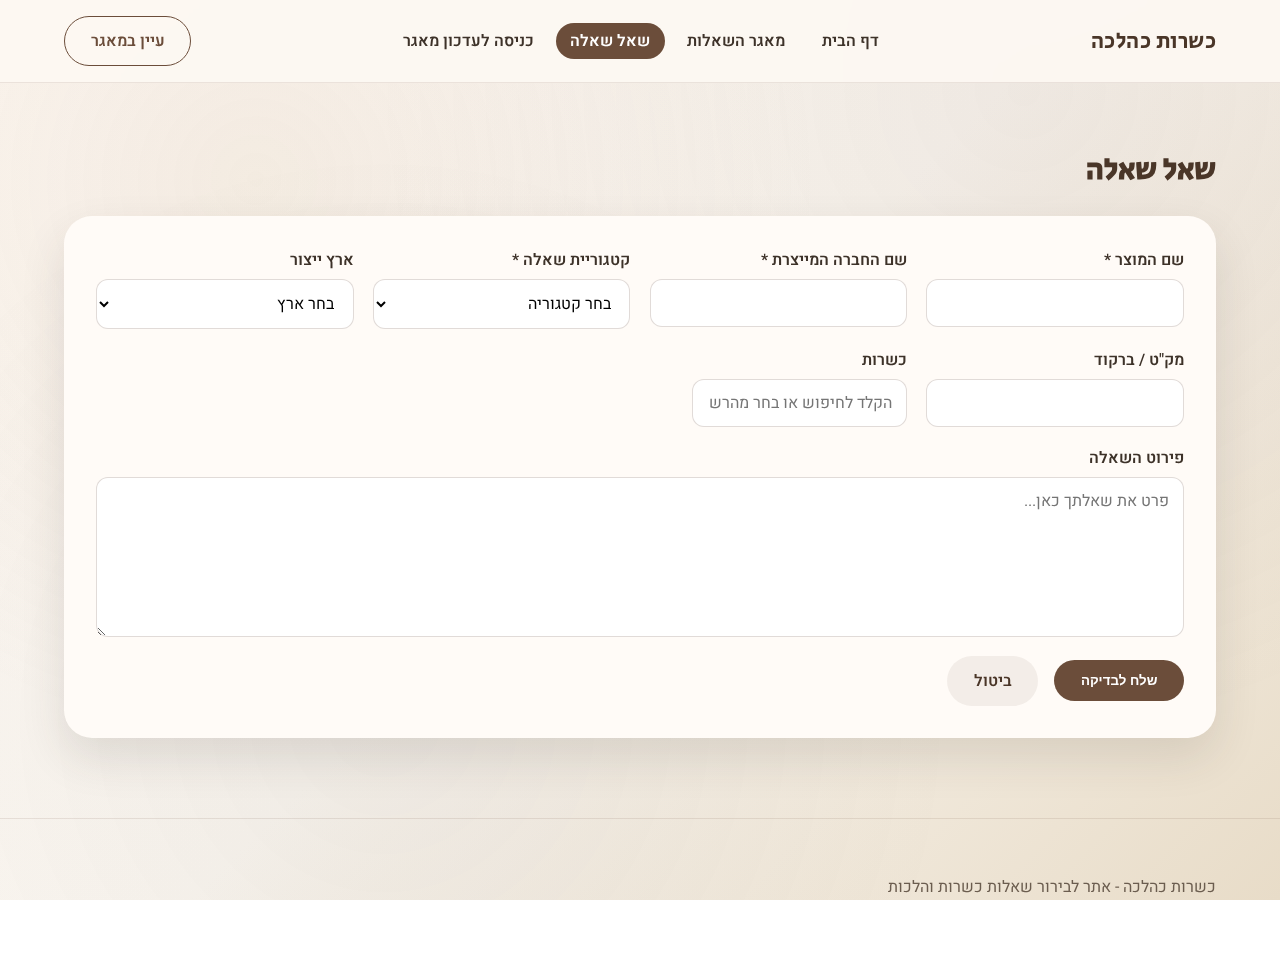
<file: ask.html>
<!DOCTYPE html>
<html lang="he" dir="rtl">
<head>
  <meta charset="UTF-8">
  <meta name="viewport" content="width=device-width, initial-scale=1.0">
  <title>שאל שאלה - כשרות כהלכה</title>
  <link rel="stylesheet" href="assets/css/styles.css">
</head>
<body>
  <header class="site-header">
    <div class="container header-inner">
      <a href="index.html" class="logo">כשרות כהלכה</a>
      <nav class="nav-links">
        <a href="index.html">דף הבית</a>
        <a href="repository.html">מאגר השאלות</a>
        <a href="ask.html" class="active">שאל שאלה</a>
        <a href="admin.html">כניסה לעדכון מאגר</a>
      </nav>
      <div class="header-actions">
        <a href="repository.html" class="btn btn-outline">עיין במאגר</a>
      </div>
    </div>
  </header>

  <main>
    <section class="section">
      <div class="container">
        <h2 class="section-title">שאל שאלה</h2>
        
        <div class="form-panel fade-up">
          <form id="question-form">
            <div class="form-grid">
              <div class="form-field">
                <label for="product">שם המוצר *</label>
                <input type="text" id="product" name="product" required>
              </div>
              
              <div class="form-field">
                <label for="company">שם החברה המייצרת *</label>
                <input type="text" id="company" name="company" required>
              </div>
              
              <div class="form-field">
                <label for="category">קטגוריית שאלה *</label>
                <select id="category" name="category" required>
                  <option value="">בחר קטגוריה</option>
                  <option value="חלב">חלב</option>
                  <option value="בשר">בשר</option>
                  <option value="פרווה">פרווה</option>
                  <option value="תוספי מזון">תוספי מזון</option>
                  <option value="משקאות">משקאות</option>
                  <option value="מאפים">מאפים</option>
                  <option value="חומרי גלם">חומרי גלם</option>
                  <option value="אחר">אחר</option>
                </select>
              </div>
              
              <div class="form-field">
                <label for="country">ארץ ייצור</label>
                <select id="country" name="country">
                  <option value="">בחר ארץ</option>
                  <option value="ישראל">ישראל</option>
                  <option value="ארצות הברית">ארצות הברית</option>
                  <option value="אירופה">אירופה</option>
                  <option value="אסיה">אסיה</option>
                  <option value="אחר">אחר</option>
                </select>
              </div>
              
              <div class="form-field">
                <label for="sku">מק"ט / ברקוד</label>
                <input type="text" id="sku" name="sku">
              </div>
              
            <div class="form-field">
              <label for="hechsher">כשרות</label>
              <input type="text" id="hechsher" name="hechsher" placeholder="הקלד לחיפוש או בחר מהרשימה..." autocomplete="off">
            </div>
            </div>
            
            <div class="form-field" style="margin-top: 1.2rem;">
              <label for="question">פירוט השאלה</label>
              <textarea id="question" name="question" placeholder="פרט את שאלתך כאן..."></textarea>
            </div>
            
            <div class="form-actions">
              <button type="submit" class="btn btn-primary">שלח לבדיקה</button>
              <a href="index.html" class="btn btn-ghost">ביטול</a>
            </div>
            
            <div id="form-message" class="form-message">
              שאלתך התקבלה ותיבדק על ידי הרב. לאחר אישור תופיע באתר.
            </div>
          </form>
        </div>
      </div>
    </section>
  </main>

  <footer class="site-footer">
    <div class="container">
      <p>כשרות כהלכה - אתר לבירור שאלות כשרות והלכות</p>
    </div>
  </footer>

  <script src="assets/js/app-v2.js?v=1707318700"></script>
  <script>
    document.addEventListener('DOMContentLoaded', function() {
      initQuestionForm();
    });
  </script>
</body>
</html>
</file>
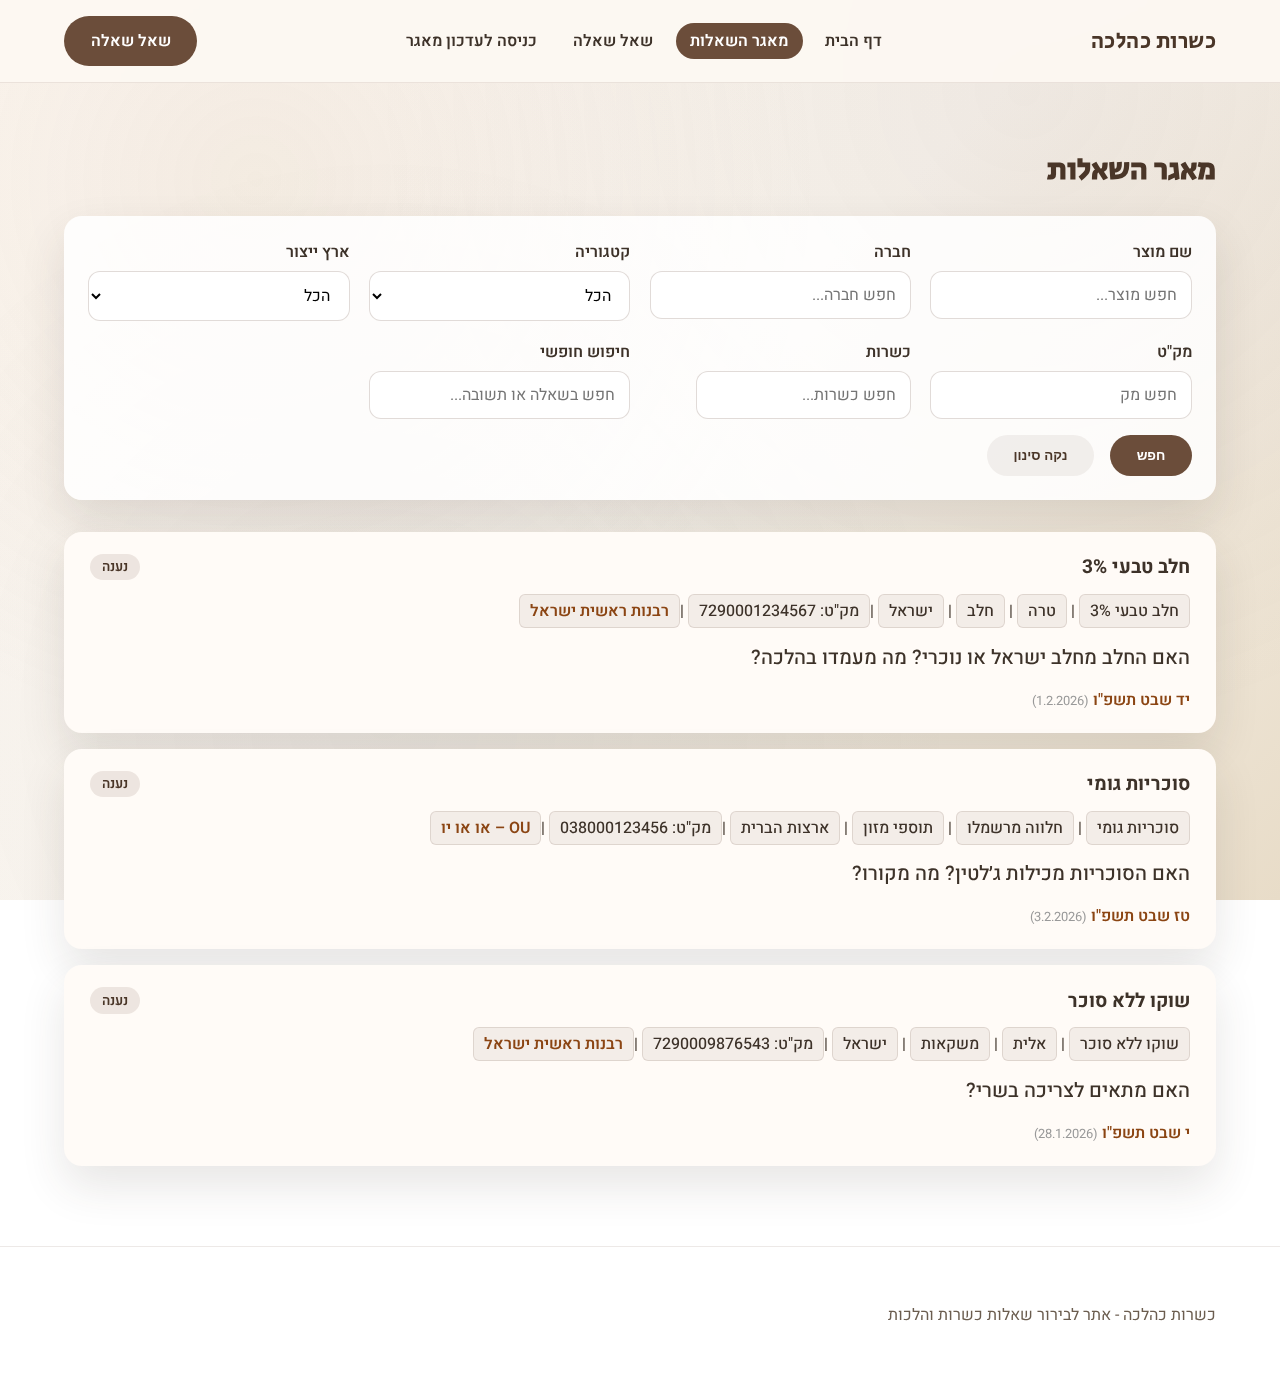
<file: repository.html>
<!DOCTYPE html>
<html lang="he" dir="rtl">
<head>
  <meta charset="UTF-8">
  <meta name="viewport" content="width=device-width, initial-scale=1.0">
  <title>מאגר השאלות - כשרות כהלכה</title>
  <link rel="stylesheet" href="assets/css/styles.css">
</head>
<body>
  <header class="site-header">
    <div class="container header-inner">
      <a href="index.html" class="logo">כשרות כהלכה</a>
      <nav class="nav-links">
        <a href="index.html">דף הבית</a>
        <a href="repository.html" class="active">מאגר השאלות</a>
        <a href="ask.html">שאל שאלה</a>
        <a href="admin.html">כניסה לעדכון מאגר</a>
      </nav>
      <div class="header-actions">
        <a href="ask.html" class="btn btn-primary">שאל שאלה</a>
      </div>
    </div>
  </header>

  <main>
    <section class="section">
      <div class="container">
        <h2 class="section-title">מאגר השאלות</h2>
        
        <div class="filter-panel">
          <div class="form-grid">
            <div class="form-field">
              <label for="filter-product">שם מוצר</label>
              <input type="text" id="filter-product" placeholder="חפש מוצר...">
            </div>
            <div class="form-field">
              <label for="filter-company">חברה</label>
              <input type="text" id="filter-company" placeholder="חפש חברה...">
            </div>
            <div class="form-field">
              <label for="filter-category">קטגוריה</label>
              <select id="filter-category">
                <option value="">הכל</option>
                <option value="חלב">חלב</option>
                <option value="בשר">בשר</option>
                <option value="פרווה">פרווה</option>
                <option value="תוספי מזון">תוספי מזון</option>
                <option value="משקאות">משקאות</option>
                <option value="מאפים">מאפים</option>
                <option value="חומרי גלם">חומרי גלם</option>
              </select>
            </div>
            <div class="form-field">
              <label for="filter-country">ארץ ייצור</label>
              <select id="filter-country">
                <option value="">הכל</option>
                <option value="ישראל">ישראל</option>
                <option value="ארצות הברית">ארצות הברית</option>
                <option value="אירופה">אירופה</option>
                <option value="אסיה">אסיה</option>
                <option value="אחר">אחר</option>
              </select>
            </div>
            <div class="form-field">
              <label for="filter-sku">מק"ט</label>
              <input type="text" id="filter-sku" placeholder="חפש מק"ט...">
            </div>
            <div class="form-field">
              <label for="filter-hechsher">כשרות</label>
              <input type="text" id="filter-hechsher" placeholder="חפש כשרות...">
            </div>
            <div class="form-field">
              <label for="filter-text">חיפוש חופשי</label>
              <input type="text" id="filter-text" placeholder="חפש בשאלה או תשובה...">
            </div>
          </div>
          <div class="filter-actions">
            <button id="apply-filters" class="btn btn-primary">חפש</button>
            <button id="clear-filters" class="btn btn-ghost">נקה סינון</button>
          </div>
        </div>

        <div id="questions-list" class="question-list">
          <!-- Questions will be loaded here -->
        </div>
        
        <div id="no-results" class="empty-state" style="display: none;">
          לא נמצאו שאלות התואמות את החיפוש
        </div>
      </div>
    </section>
  </main>

  <footer class="site-footer">
    <div class="container">
      <p>כשרות כהלכה - אתר לבירור שאלות כשרות והלכות</p>
    </div>
  </footer>

  <script src="assets/js/app-v2.js?v=20260208016"></script>
  <script>
    document.addEventListener('DOMContentLoaded', function() {
      loadQuestionsList();
      initFilters();
      
      // Initialize autocomplete for filter hechsher field
      initHechsherAutocomplete('filter-hechsher');
      
      // Check for category from URL
      const urlParams = new URLSearchParams(window.location.search);
      const category = urlParams.get('category');
      if (category) {
        document.getElementById('filter-category').value = category;
        applyFilters();
      }
    });
  </script>
</body>
</html>
</file>
<file: assets/css/styles.css>
@import url('https://fonts.googleapis.com/css2?family=Heebo:wght@300;400;600;700&family=Secular+One&display=swap');

:root {
  color-scheme: light;
  --ink: #3d3229;
  --brown: #6b4d3a;
  --brown-dark: #4a3628;
  --cream: #fdf8f3;
  --cream-dark: #f5ebe0;
  --ivory: #faf6f0;
  --sand: #e8dcc8;
  --beige: #d4c4b0;
  --warm-white: #fffbf7;
  --accent-gold: #b8956a;
  --shadow: 0 20px 45px rgba(61, 50, 41, 0.12);
  --radius-lg: 28px;
  --radius-md: 18px;
}

*,
*::before,
*::after {
  box-sizing: border-box;
}

html {
  scroll-behavior: smooth;
}

body {
  margin: 0;
  font-family: 'Heebo', sans-serif;
  background: linear-gradient(135deg, var(--cream) 0%, var(--ivory) 50%, var(--sand) 100%);
  background-attachment: fixed;
  color: var(--ink);
  min-height: 100vh;
  direction: rtl;
}

body::before {
  content: '';
  position: fixed;
  inset: 0;
  background-image: radial-gradient(circle at 20% 20%, rgba(184, 149, 106, 0.12) 0%, transparent 45%),
    radial-gradient(circle at 80% 10%, rgba(107, 77, 58, 0.08) 0%, transparent 50%),
    radial-gradient(circle at 30% 80%, rgba(61, 50, 41, 0.06) 0%, transparent 50%);
  pointer-events: none;
  z-index: -1;
}

a {
  text-decoration: none;
  color: inherit;
}

img {
  max-width: 100%;
  display: block;
}

.container {
  width: min(1180px, 90%);
  margin: 0 auto;
}

.site-header {
  position: sticky;
  top: 0;
  z-index: 5;
  background: rgba(253, 248, 243, 0.9);
  backdrop-filter: blur(16px);
  border-bottom: 1px solid rgba(107, 77, 58, 0.12);
}

.header-inner {
  display: flex;
  align-items: center;
  justify-content: space-between;
  padding: 1rem 0;
  gap: 1rem;
}

.logo {
  font-family: 'Secular One', sans-serif;
  font-size: 1.4rem;
  letter-spacing: 0.5px;
  color: var(--brown-dark);
}

.nav-links {
  display: flex;
  gap: 0.5rem;
  flex-wrap: wrap;
}

.nav-links a {
  padding: 0.35rem 0.9rem;
  border-radius: 999px;
  font-weight: 600;
  transition: all 0.2s ease;
}

.nav-links a.active,
.nav-links a:hover {
  background: var(--brown);
  color: #fff;
}

.header-actions {
  display: flex;
  gap: 0.6rem;
}

.btn {
  display: inline-flex;
  align-items: center;
  justify-content: center;
  padding: 0.75rem 1.6rem;
  border-radius: 999px;
  border: 1px solid transparent;
  font-weight: 600;
  cursor: pointer;
  transition: transform 0.2s ease, box-shadow 0.2s ease, background 0.2s ease;
}

.btn:hover {
  transform: translateY(-2px);
  box-shadow: 0 12px 24px rgba(31, 59, 51, 0.18);
}

.btn-primary {
  background: var(--brown);
  color: #fff;
}

.btn-outline {
  background: transparent;
  border-color: var(--brown);
  color: var(--brown);
}

.btn-ghost {
  background: rgba(107, 77, 58, 0.08);
  color: var(--brown-dark);
}

.hero {
  padding: 4.5rem 0 3rem;
}

.hero-grid {
  display: grid;
  grid-template-columns: repeat(auto-fit, minmax(280px, 1fr));
  gap: 2.5rem;
  align-items: center;
}

.hero h1 {
  font-family: 'Secular One', sans-serif;
  font-size: clamp(2.4rem, 4vw, 3.6rem);
  margin: 0 0 1rem;
  color: var(--brown-dark);
}

.hero p {
  font-size: 1.1rem;
  line-height: 1.7;
  margin: 0 0 1.8rem;
  color: #2c2b28;
}

.hero-cta {
  display: flex;
  flex-wrap: wrap;
  gap: 1rem;
}

/* Hero Title Styles */
.hero-title-wrapper {
  display: flex;
  flex-direction: column;
  gap: 0.3rem;
  margin-bottom: 1.2rem;
}

.hero-subtitle {
  font-size: 1.3rem;
  font-weight: 500;
  color: var(--brown);
  letter-spacing: 0.02em;
}

.hero-rabbi-name {
  font-family: 'Secular One', sans-serif;
  font-size: clamp(2.2rem, 4vw, 3.2rem);
  color: var(--brown-dark);
  margin: 0;
  line-height: 1.2;
}

.hero-rabbi-name .shlita {
  font-size: 0.7em;
  color: var(--brown);
  vertical-align: super;
}

/* Hero Banner - Enlarged */
.hero-banner {
  text-align: center;
}

.hero-banner img {
  max-height: 320px;
  width: 100%;
  object-fit: contain;
  border-radius: 16px;
  box-shadow: 0 12px 40px rgba(107, 77, 58, 0.2);
}

/* Stats Section - Moved below recent questions */
.hero-stats-section {
  display: flex;
  justify-content: center;
  gap: 2rem;
  margin-top: 2.5rem;
  flex-wrap: wrap;
}

.stat-card-large {
  background: linear-gradient(135deg, rgba(107, 77, 58, 0.08), rgba(184, 149, 106, 0.12));
  padding: 1.5rem 2.5rem;
  border-radius: var(--radius-md);
  text-align: center;
  min-width: 160px;
  box-shadow: 0 10px 30px rgba(107, 77, 58, 0.1);
}

.stat-card-large strong {
  display: block;
  font-size: 2.2rem;
  color: var(--brown-dark);
  margin-bottom: 0.3rem;
}

.stat-card-large span {
  font-size: 1rem;
  color: var(--brown);
  font-weight: 500;
}

.hero-visual::before,
.hero-visual::after {
  content: '';
  position: absolute;
  border-radius: 50%;
  background: rgba(107, 77, 58, 0.15);
}

.hero-visual::before {
  width: 180px;
  height: 180px;
  top: -40px;
  left: -30px;
}

.hero-visual::after {
  width: 140px;
  height: 140px;
  bottom: -40px;
  right: -20px;
  background: rgba(184, 149, 106, 0.3);
}

.hero-stats {
  display: grid;
  gap: 1rem;
}

.stat-card {
  background: rgba(255, 255, 255, 0.75);
  padding: 1rem 1.3rem;
  border-radius: var(--radius-md);
  backdrop-filter: blur(6px);
  box-shadow: 0 10px 25px rgba(31, 59, 51, 0.1);
}

.stat-card strong {
  display: block;
  font-size: 1.5rem;
  color: var(--brown-dark);
}

.section {
  padding: 2.5rem 0 3rem;
}

.section-title {
  font-family: 'Secular One', sans-serif;
  font-size: 1.9rem;
  margin-bottom: 1.5rem;
  color: var(--brown-dark);
}

.question-list,
.question-grid,
.admin-list {
  display: grid;
  gap: 1rem;
}

.question-card {
  background: var(--warm-white);
  border-radius: var(--radius-md);
  padding: 1.2rem 1.5rem;
  box-shadow: var(--shadow);
  display: flex;
  flex-direction: column;
  gap: 0.8rem;
  transition: all 0.3s ease;
  border: 2px solid transparent;
  overflow: hidden;
  cursor: pointer;
}

.question-card:hover {
  box-shadow: 0 12px 40px rgba(107, 77, 58, 0.18);
  transform: translateY(-2px);
}

.question-card.expanded {
  border: 2px solid var(--brown-dark);
  box-shadow: 0 8px 30px rgba(107, 77, 58, 0.25);
  background: linear-gradient(135deg, var(--warm-white) 0%, rgba(184, 149, 106, 0.05) 100%);
  cursor: default;
}

.question-card.expanded .card-collapsible {
  display: none;
}

.question-card.current-viewing {
  border: 2px solid var(--brown-dark);
  box-shadow: 0 8px 30px rgba(107, 77, 58, 0.25);
  background: linear-gradient(135deg, var(--warm-white) 0%, rgba(184, 149, 106, 0.1) 100%);
}

.question-card.current-question {
  border: 2px solid var(--brown-dark);
  box-shadow: 0 8px 30px rgba(107, 77, 58, 0.25);
  background: linear-gradient(135deg, var(--warm-white) 0%, rgba(184, 149, 106, 0.1) 100%);
}

.card-expanded-content {
  animation: slideDown 0.3s ease;
  margin-top: 0.5rem;
  transition: opacity 0.3s ease;
}

.expanded-divider {
  height: 2px;
  background: linear-gradient(to left, transparent, rgba(107, 77, 58, 0.2), transparent);
  margin: 1rem 0;
}

.question-full,
.answer-full {
  padding: 1rem;
  border-radius: 12px;
  margin-bottom: 1rem;
}

.question-full {
  background: rgba(184, 149, 106, 0.08);
  border-right: 4px solid var(--accent-gold);
}

.answer-full {
  background: rgba(107, 77, 58, 0.06);
  border-right: 4px solid var(--brown-dark);
}

.question-label,
.answer-label {
  color: #666;
  font-size: 0.9rem;
  font-weight: 600;
  margin-bottom: 0.5rem;
}

.question-text,
.answer-text {
  font-size: 1.3rem;
  line-height: 1.8;
  color: var(--ink);
  white-space: pre-wrap;
  font-weight: 500;
}

.answer-date {
  color: #999;
  font-size: 0.85rem;
  margin-top: 0.8rem;
  font-style: italic;
}

.card-meta-bottom {
  text-align: right;
  padding-top: 1rem;
  margin-top: 1rem;
  border-top: 1px solid rgba(107, 77, 58, 0.1);
  color: #999;
  font-size: 0.9rem;
}

.question-card .card-header {
  display: flex;
  justify-content: space-between;
  align-items: center;
  gap: 1rem;
  flex-wrap: wrap;
}

.question-card h3 {
  margin: 0;
  font-size: 1.2rem;
}

.tag {
  padding: 0.2rem 0.75rem;
  border-radius: 999px;
  font-size: 0.85rem;
  font-weight: 600;
}

.tag.approved {
  background: rgba(107, 77, 58, 0.12);
  color: var(--brown-dark);
}

.tag.pending {
  background: rgba(184, 149, 106, 0.2);
  color: #8a6b3d;
}

.tag.rejected {
  background: rgba(150, 66, 66, 0.2);
  color: #7a2e2e;
}

.card-meta {
  display: flex;
  gap: 1.2rem;
  flex-wrap: wrap;
  font-size: 0.95rem;
  color: #3c3a35;
}

.card-actions {
  display: flex;
  gap: 0.8rem;
  flex-wrap: wrap;
}

.card-question-preview {
  font-size: 1.25rem;
  line-height: 1.7;
  color: var(--ink);
  font-weight: 500;
}

.clickable-filter {
  cursor: pointer;
  transition: all 0.2s ease;
  padding: 4px 10px;
  border-radius: 6px;
  background: rgba(107, 77, 58, 0.08);
  border: 1px solid rgba(107, 77, 58, 0.15);
  display: inline-block;
  font-weight: 500;
}

.clickable-filter:hover {
  background: rgba(107, 77, 58, 0.2);
  border-color: rgba(107, 77, 58, 0.3);
  transform: translateY(-1px);
  box-shadow: 0 2px 8px rgba(107, 77, 58, 0.15);
}

.clickable-filter-kashrut {
  background: rgba(139, 69, 19, 0.12);
  border-color: rgba(139, 69, 19, 0.25);
  color: #8B4513;
  font-weight: 600;
}

.clickable-filter-kashrut:hover {
  background: rgba(139, 69, 19, 0.25);
  border-color: rgba(139, 69, 19, 0.4);
}

.category-grid {
  display: grid;
  grid-template-columns: repeat(auto-fit, minmax(160px, 1fr));
  gap: 1rem;
}

.category-card {
  background: rgba(255, 255, 255, 0.85);
  border-radius: var(--radius-md);
  padding: 1.4rem;
  text-align: center;
  font-weight: 600;
  transition: transform 0.2s ease, box-shadow 0.2s ease;
  box-shadow: 0 16px 35px rgba(107, 77, 58, 0.1);
  display: flex;
  flex-direction: column;
  align-items: center;
  gap: 0.5rem;
  text-decoration: none;
  color: var(--ink);
}

.category-card:hover {
  transform: translateY(-4px);
  box-shadow: 0 20px 40px rgba(107, 77, 58, 0.15);
}

.category-icon {
  width: 48px;
  height: 48px;
  display: flex;
  align-items: center;
  justify-content: center;
  background: rgba(107, 77, 58, 0.08);
  border-radius: 12px;
  margin-bottom: 0.5rem;
}

.category-icon svg {
  width: 24px;
  height: 24px;
  color: var(--brown-dark);
}

.category-name {
  font-size: 1.1rem;
  color: var(--brown-dark);
}

.category-count {
  font-size: 0.85rem;
  color: var(--brown);
  font-weight: 500;
}

.form-panel {
  background: var(--warm-white);
  border-radius: var(--radius-lg);
  padding: 2rem;
  box-shadow: var(--shadow);
}

.form-grid {
  display: grid;
  grid-template-columns: repeat(auto-fit, minmax(220px, 1fr));
  gap: 1.2rem;
}

.form-field {
  display: flex;
  flex-direction: column;
  gap: 0.4rem;
  font-weight: 600;
}

input,
select,
textarea {
  font-family: inherit;
  padding: 0.7rem 0.9rem;
  border-radius: 12px;
  border: 1px solid rgba(107, 77, 58, 0.2);
  background: #fff;
  font-size: 1rem;
}

textarea {
  min-height: 160px;
  resize: vertical;
}

.form-actions {
  display: flex;
  gap: 1rem;
  align-items: center;
  margin-top: 1.2rem;
  flex-wrap: wrap;
}

.form-message {
  background: rgba(107, 77, 58, 0.08);
  border: 1px solid rgba(107, 77, 58, 0.15);
  padding: 0.9rem 1.2rem;
  border-radius: 12px;
  color: var(--brown-dark);
  display: none;
}

.form-message.show {
  display: block;
}

.filter-panel {
  background: rgba(255, 255, 255, 0.85);
  padding: 1.5rem;
  border-radius: var(--radius-md);
  box-shadow: var(--shadow);
  margin-bottom: 2rem;
}

.filter-actions {
  display: flex;
  gap: 1rem;
  margin-top: 1rem;
}

.question-detail {
  display: none;
  background: var(--warm-white);
  border: 2px solid rgba(107, 77, 58, 0.15);
  border-radius: 0 0 var(--radius-md) var(--radius-md);
  margin-top: -10px;
  padding: 1.5rem;
  animation: slideDown 0.3s ease;
  box-shadow: 0 10px 30px rgba(107, 77, 58, 0.1);
}

.question-detail[data-open='true'] {
  display: block;
}

@keyframes slideDown {
  from {
    opacity: 0;
    transform: translateY(-20px);
  }
  to {
    opacity: 1;
    transform: translateY(0);
  }
}

.detail-close {
  display: inline-flex;
  align-items: center;
  gap: 0.4rem;
  font-weight: 600;
  border: none;
  background: rgba(107, 77, 58, 0.1);
  color: var(--brown-dark);
  cursor: pointer;
  font-size: 0.9rem;
  padding: 0.5rem 1rem;
  border-radius: 8px;
  transition: all 0.2s ease;
}

.detail-close:hover {
  background: rgba(107, 77, 58, 0.2);
}

.detail-header {
  display: flex;
  justify-content: space-between;
  align-items: center;
  margin-bottom: 1.5rem;
  padding-bottom: 1rem;
  border-bottom: 2px solid rgba(107, 77, 58, 0.1);
}

.detail-banner {
  background: rgba(107, 77, 58, 0.08);
  padding: 1rem 1.2rem;
  border-radius: 12px 12px 0 0;
  border-bottom: 2px solid rgba(107, 77, 58, 0.15);
}

.detail-header-line {
  display: flex;
  flex-wrap: wrap;
  gap: 0.5rem;
  align-items: center;
  font-size: 0.95rem;
  color: var(--text-medium);
}

.detail-header-line .detail-product {
  font-weight: 700;
  color: var(--brown-dark);
  font-size: 1.1rem;
}

.detail-header-line .detail-separator {
  color: rgba(107, 77, 58, 0.3);
  font-weight: 300;
}

.detail-header-line .detail-kashrut {
  color: var(--brown-dark);
  font-weight: 700;
  background: rgba(184, 149, 106, 0.2);
  padding: 0.2rem 0.6rem;
  border-radius: 6px;
  font-size: 0.9rem;
}

.detail-question-text {
  font-size: 1.6rem;
  font-weight: 600;
  color: var(--brown-dark);
  line-height: 1.6;
  margin: 1rem 0;
}

.detail-answer-text {
  font-size: 1.4rem;
  font-weight: 500;
  color: var(--text-dark);
  line-height: 1.7;
  margin: 1rem 0;
}

.question-block {
  background: rgba(184, 149, 106, 0.1);
  border-right: 4px solid var(--gold);
}

.answer-block {
  background: rgba(107, 77, 58, 0.05);
  border-right: 4px solid var(--brown-dark);
}

.detail-nav {
  display: flex;
  gap: 0.5rem;
}

.nav-btn {
  width: 36px;
  height: 36px;
  border: none;
  background: rgba(107, 77, 58, 0.1);
  color: var(--brown-dark);
  border-radius: 8px;
  cursor: pointer;
  font-size: 1.1rem;
  display: flex;
  align-items: center;
  justify-content: center;
  transition: background 0.2s ease;
}

.nav-btn:hover {
  background: rgba(107, 77, 58, 0.2);
}

.nav-btn:disabled {
  opacity: 0.4;
  cursor: not-allowed;
}

.detail-block {
  margin-bottom: 1.5rem;
}

.admin-wrapper {
  display: grid;
  gap: 1.5rem;
}

.admin-tabs {
  display: flex;
  gap: 0.8rem;
  flex-wrap: wrap;
}

.tab-btn {
  border: none;
  background: rgba(107, 77, 58, 0.08);
  padding: 0.6rem 1.3rem;
  border-radius: 999px;
  font-weight: 600;
  cursor: pointer;
}

.tab-btn.active {
  background: var(--brown);
  color: #fff;
}

.admin-card {
  background: var(--warm-white);
  border-radius: var(--radius-md);
  padding: 1.5rem;
  box-shadow: var(--shadow);
  display: grid;
  gap: 1rem;
}

.admin-card h4 {
  margin: 0;
  font-size: 1.2rem;
}

.admin-meta {
  font-size: 0.95rem;
  color: #3b3a35;
}

.admin-actions {
  display: flex;
  gap: 0.8rem;
  flex-wrap: wrap;
}

.admin-textarea {
  width: 100%;
}

.admin-note {
  background: rgba(184, 149, 106, 0.12);
  padding: 0.6rem 0.8rem;
  border-radius: 12px;
  font-size: 0.9rem;
}

.admin-toast {
  position: fixed;
  bottom: 24px;
  left: 24px;
  background: var(--brown-dark);
  color: #fff;
  padding: 0.9rem 1.2rem;
  border-radius: 12px;
  box-shadow: 0 12px 30px rgba(107, 77, 58, 0.3);
  opacity: 0;
  transform: translateY(10px);
  transition: all 0.2s ease;
  pointer-events: none;
  z-index: 30;
}

.admin-toast.show {
  opacity: 1;
  transform: translateY(0);
}

.autocomplete-wrapper {
  position: relative;
}

.autocomplete-list {
  position: absolute;
  top: 100%;
  right: 0;
  left: 0;
  background: #fff;
  border: 1px solid rgba(107, 77, 58, 0.2);
  border-top: none;
  border-radius: 0 0 12px 12px;
  max-height: 320px;
  overflow-y: auto;
  z-index: 10;
  box-shadow: 0 10px 25px rgba(107, 77, 58, 0.15);
  display: none;
}

.autocomplete-category {
  padding: 0.5rem 0.9rem;
  background: rgba(107, 77, 58, 0.08);
  font-weight: 700;
  font-size: 0.85rem;
  color: var(--brown-dark);
  border-bottom: 1px solid rgba(107, 77, 58, 0.1);
  position: sticky;
  top: 0;
}

.autocomplete-list.show {
  display: block;
}

.autocomplete-item {
  padding: 0.6rem 0.9rem;
  cursor: pointer;
  transition: background 0.2s;
  border-bottom: 1px solid rgba(107, 77, 58, 0.05);
}

.autocomplete-item:hover,
.autocomplete-item.selected {
  background: rgba(107, 77, 58, 0.08);
}

.autocomplete-item mark {
  background: rgba(184, 149, 106, 0.3);
  color: inherit;
  font-weight: 600;
}

.no-results-msg {
  padding: 0.7rem 0.9rem;
  color: #666;
  font-style: italic;
}

.add-custom-option {
  padding: 0.7rem 0.9rem;
  background: rgba(107, 77, 58, 0.05);
  cursor: pointer;
  border-top: 1px dashed rgba(107, 77, 58, 0.2);
  font-weight: 600;
  color: var(--brown);
}

.add-custom-option:hover {
  background: rgba(107, 77, 58, 0.1);
}

.empty-state {
  padding: 1.5rem;
  background: rgba(255, 255, 255, 0.7);
  border-radius: var(--radius-md);
  text-align: center;
  color: #4a4742;
}

.site-footer {
  padding: 2.5rem 0;
  border-top: 1px solid rgba(107, 77, 58, 0.12);
  margin-top: 2rem;
  color: #6b5d4f;
}

.site-banner {
  width: 100%;
  overflow: hidden;
  background: linear-gradient(135deg, var(--cream-dark) 0%, var(--sand) 100%);
  padding: 0.3rem 0;
}

.site-banner img {
  width: 100%;
  max-height: 120px;
  object-fit: contain;
  object-position: center;
  display: block;
}

@media (max-width: 720px) {
  .site-banner img {
    max-height: 80px;
  }
  
  .site-banner {
    padding: 0.2rem 0;
  }
}

.fade-up {
  animation: fadeUp 0.7s ease both;
}

@keyframes fadeUp {
  from {
    opacity: 0;
    transform: translateY(12px);
  }
  to {
    opacity: 1;
    transform: translateY(0);
  }
}

@media (max-width: 720px) {
  .header-inner {
    flex-direction: column;
    align-items: flex-start;
  }

  .hero-cta,
  .header-actions {
    width: 100%;
  }

  .question-detail {
    padding: 1.5rem;
  }
}

@media (prefers-reduced-motion: reduce) {
  *,
  *::before,
  *::after {
    animation-duration: 0.01ms !important;
    animation-iteration-count: 1 !important;
    transition-duration: 0.01ms !important;
  }
}
</file>
